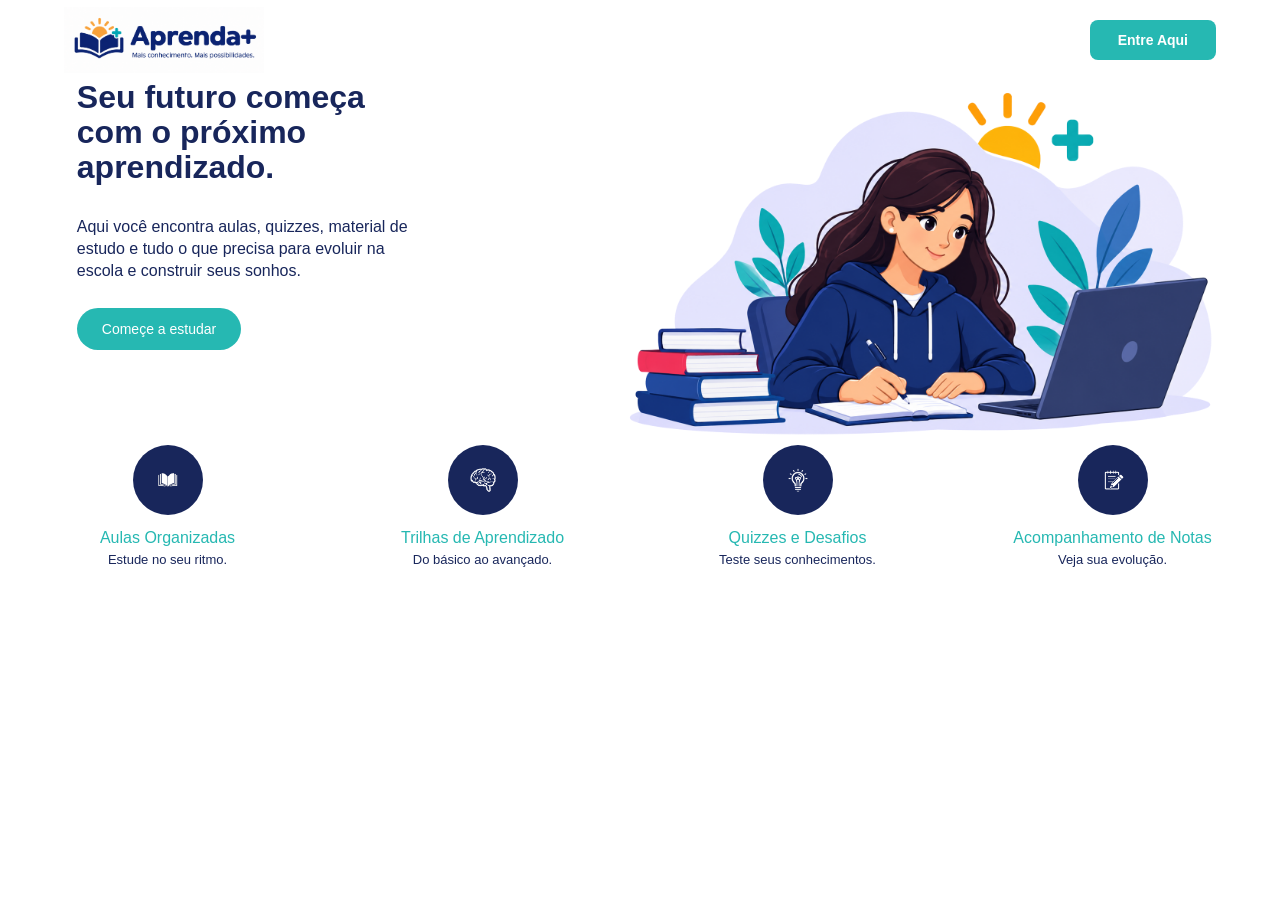
<file: index.html>
<!DOCTYPE html>
<html lang="pt-BR">
<head>
    <meta charset="UTF-8">
    <meta name="viewport" content="width=device-width, initial-scale=1.0">
    <title>Aprenda+</title>
        <link rel="icon" type="image/png" href="img/logo-lateral.png">
        <link rel="stylesheet" href="style.css">
</head>
<body>
    <header>
        <img src="img/logo-aprenda+.png" alt="logo-aprenda+">
        <nav class="nav">
            <a href="login-e-cadastro.html">Entre Aqui</a>
        </nav>
    </header>
    <main>
        <img src="img/tela-inicial.png" alt="menina-estudando">
        <section id="inicio"></section>
        <h1>Seu futuro começa <br>
        com o próximo <br>
        aprendizado.</h1>
        <p>Aqui você encontra aulas, quizzes, material de <br>
        estudo e tudo o que precisa para evoluir na <br>
        escola e construir seus sonhos.</p>
        <hr>
        <a href="login-e-cadastro.html">
            <button class="btn-principal" type="button">Começe a estudar</button>
        </a>
        <hr>
        <ul class="icon-principal">
            <li>
                <img src="img/icone-1.png" alt="livro" width="200" >
                <h3>Aulas Organizadas</h3>
                <p>Estude no seu ritmo.</p>
            </li>
            <li>
                <img src="img/icone-2.png" alt="cerebro" width="200" >
                <h3>Trilhas de Aprendizado</h3>
                <p>Do básico ao avançado.</p>
            </li>
            <li>
                <img src="img/icone-3.png" alt="lampada" width="200" >
                <h3>Quizzes e Desafios</h3>
                <p>Teste seus conhecimentos.</p>
            </li>
            <li>
                <img src="img/icone-4.png" alt="bloco-com-caneta" width="200" >
                <h3>Acompanhamento de Notas</h3>
                <p>Veja sua evolução.</p>
            </li>
        </ul>
    </main>
</body>
</html>
</file>
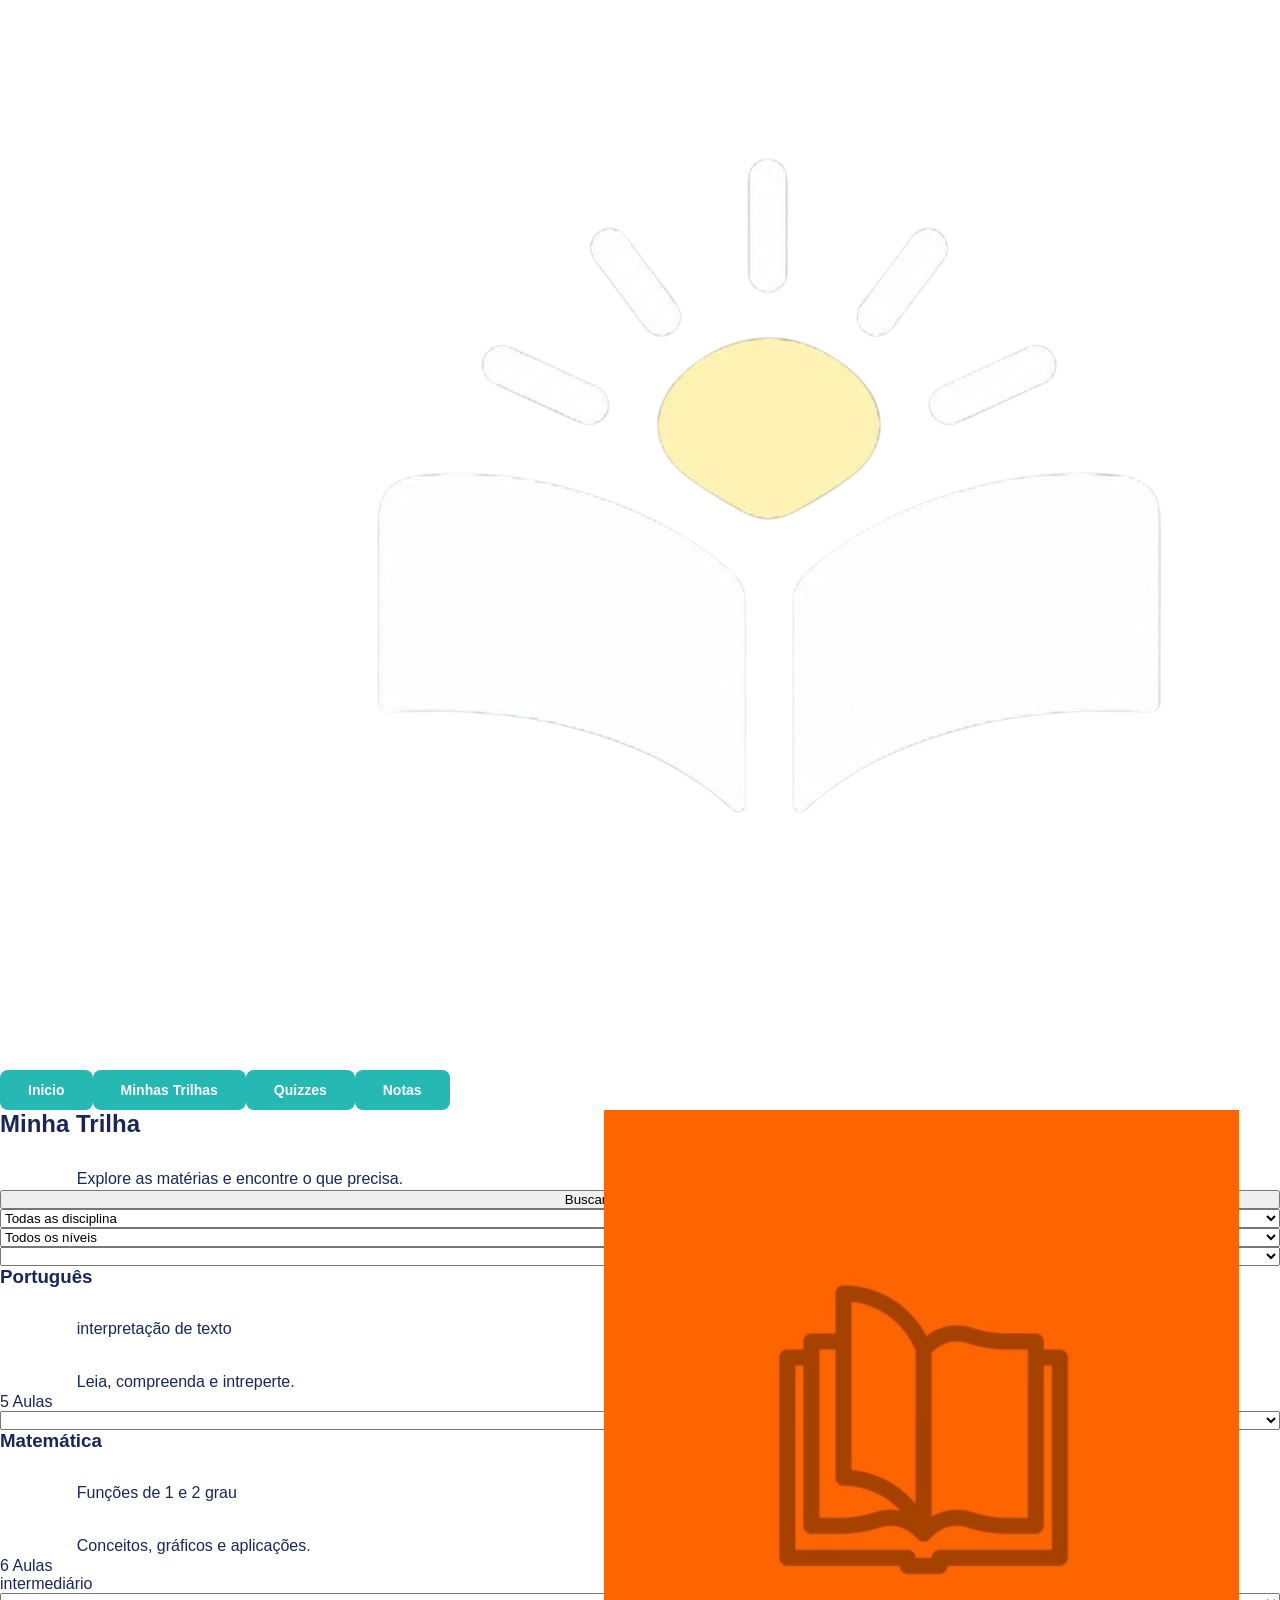
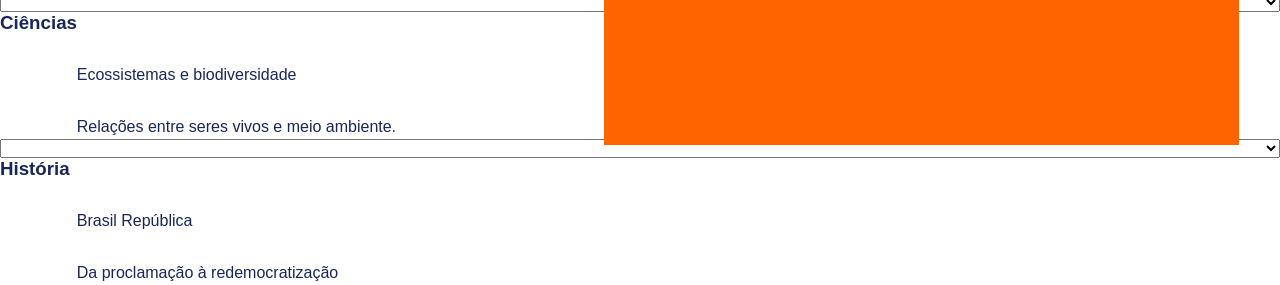
<file: intranet.html>
<!DOCTYPE html>
<html lang="pt-BR">
<head>
    <meta charset="UTF-8">
    <meta name="viewport" content="width=device-width, initial-scale=1.0">
    <title>Aprenda+ - Conteudos</title>
    <link rel="stylesheet" href="style.css">
</head>
<body>
    <section>
        <img src="img/logo-lateral.png" alt="livro-com-sol">
        <nav class="nav">
            <a href="#inicio">Inicio</a>
            <a href="#trilhas">Minhas Trilhas</a>
            <a href="#quizzes">Quizzes</a>
            <a href="#notas">Notas</a>
    </section>
    <main>
        <section id="trilhas"></section>
        <h2>Minha Trilha</h2>
        <p>Explore as matérias e encontre o que precisa.</p>
    <button type="button" class="btn-pesquisa">Buscar aula ou assunto...</button>
        <label for="disciplina"></label>
        <select name="disciplina" id="op-disciplina">
        <option value=""selectd>Todas as disciplina</option>
        <option value="op1">Português</option>
        <option value="op2">Matemática</option>
        <option value="op3">História</option>
        <option value="op4">Ciências</option>
    </select>
        <label for="nivel"></label>  
        <select name="niveis" id="op-niveis">
        <option value=""selectd>Todos os níveis</option>
        <option value="basico">Básico</option>
        <option value="intermediario">intermediário</option>
        <option value="avancado">avançado</option>
    </select>
    <hr>
    <select id="portugues"></select>
        <img src="img/logo-portugues.jpg" alt="livro">
        <h3>Português</h3>
        <p>interpretação de texto</p>
        <p>Leia, compreenda e intreperte.</p>
        <span>5 Aulas</span>
        <span></span>
    <select id="matematica"></select>
        <img src="img/logo-matematica.jpg" alt="calculadora">
        <h3>Matemática</h3>
        <p>Funções de 1 e 2 grau</p>
        <p>Conceitos, gráficos e aplicações.</p>
        <span>6 Aulas</span>
        <span>intermediário</span>
    <select id="ciencia"></select>
        <img src="img/logo-ciencias.jpg" alt="folhas">
        <h3>Ciências</h3>
        <p>Ecossistemas e biodiversidade</p>
        <p>Relações entre seres vivos e meio ambiente.</p>
        <span></span>
        <span></span>
    <select id="historia"></select>
        <img src="img/logo-historia.jpg" alt="">
        <h3>História</h3>
        <p>Brasil República</p>
        <p>Da proclamação à redemocratização</p>
        <span></span>
        <span></span>
    </main>
</body>
</html>
</file>
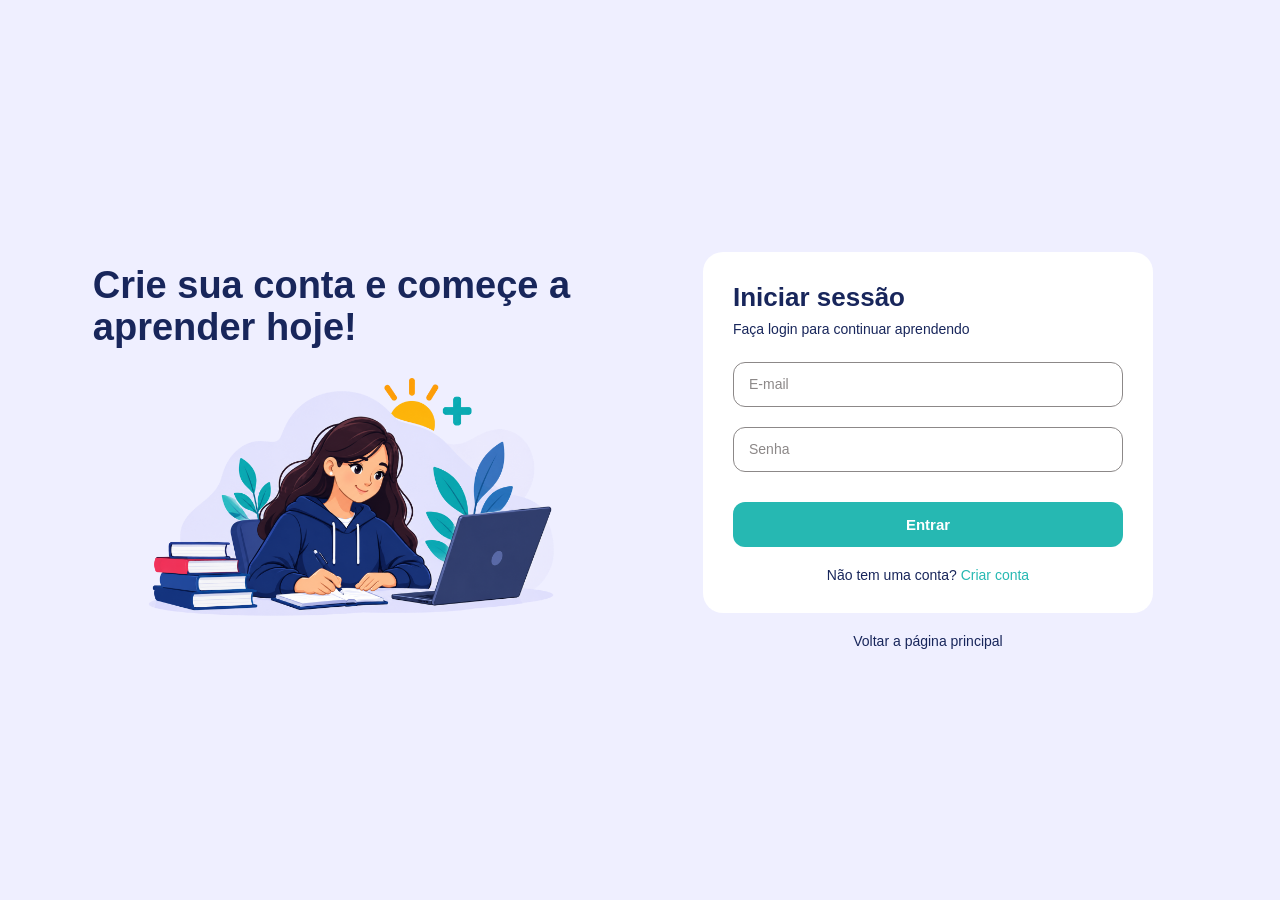
<file: login-e-cadastro.html>
<!DOCTYPE html>
<html lang="pt-BR">
<head>
    <meta charset="UTF-8">
    <meta name="viewport" content="width=device-width, initial-scale=1.0">
    <title>Registre-se - Login</title>
    <link rel="stylesheet" href="style.css">
</head>
<body>
    <main class="main-login">
        <section class="coluna-esquerda">
            <h2>Crie sua conta e começe a aprender hoje!</h2>
            <img src="img/tela-inicial.png" alt="menina-estudando">
        </section>
        <section class="coluna-direita">
            <div class="form-box active" id="login-form">
                <form>
                    <h2>Iniciar sessão</h2>
                    <p>Faça login para continuar aprendendo</p>
                    <input type="email" name="email" placeholder="E-mail" required>
                    <input type="password" name="password" placeholder="Senha" required>
                    <button type="submit" name="login">Entrar</button>
                    <p>Não tem uma conta? <a href="#" onclick="mostrarForm('register-form')">Criar conta</a></p>
                </form>
            </div>
            <div class="form-box" id="register-form">
                <form>
                    <h2>Cadastre-se</h2>
                    <p>Crie sua conta no aprenda+ e inicie sua jornada de aprendizado.</p>
                    <input type="text" name="name" placeholder="Nome Completo" required>
                    <input type="email" name="email" placeholder="E-mail" required>
                    <input type="password" name="password" placeholder="Crie uma senha" required>
                    <input type="password" name="confirmar" placeholder="Confirme sua senha">
                    <button type="submit" name="register">Cadastre-se</button>
                    <p>Já tem uma conta? <a href="#" onclick="mostrarForm('login-form')">Entrar</a></p>
                </form>
            </div>
            <a href="index.html">Voltar a página principal</a>
        </section>
    </main>
    <script src="script.js"></script>
</body>
</html>
</file>
<file: style.css>
*{
    margin: 0;
    padding: 0;
    box-sizing: border-box;
}

:root{
    --azul-marinho: #18265B;
    --verde-agua: #26B8B2;
    --branco: #FFFFFF;
    --branca-pura: #EFEFFF;
    --cinza-medio: #8C8888;
    --platina: #D9D9D9 ;
}

/* HOME */

body{
    font-family: Arial, Helvetica, sans-serif;
    background-color: var(--branco);
    color: var(--azul-marinho);
}

/* HEADER */

header{
    width: 100%;
    height: 80px;
    background-color: var(--branco);
    display: flex;
    align-items: center;
    justify-content: space-between;
    padding: 0 5%;
}

header img{
    width: 200px;
    height: auto;
}

.nav{
    display: flex;
    align-items: center;
}

.nav a{
    text-decoration: none;
    color: var(--branco);
    background-color: var(--verde-agua);
    padding: 12px 28px;
    border-radius: 8px;
    font-size: 14px;
    font-weight: bold;
    transition: 0.3s;
}
.nav a:hover{
    background-color: var(--azul-marinho);
}

/* MAIN */

main{
    position: relative;
    width: 100%;
    overflow: hidden;
    flex: 1;
    display: flex;
    flex-direction: column;
    min-height: 0;
}

main::before{
    display: none;
}

main > img{
    position: absolute;
    top: 0;
    right: 3%;
    width: 50%;
    height: calc(100% - 140px);
    object-fit: contain;
}

#inicio{
    display: none;
}

main h1{
    margin-top: auto;
    margin-left: 6%;
    width: 48%;
    line-height: 1.1;
    color: var(--azul-marinho);
}

main > p{
    font-size: 16px;
    line-height: 1.4;
    margin-left: 6%;
    margin-top: 30px;
    color: var(--azul-marinho);
}

main hr{
    display: none;
}

main > a{
    display: inline-block;
    margin-left: 6%;
    margin-top: 25px;
    text-decoration: none;
}

.btn-principal{
    border: none;
    background-color: var(--verde-agua);
    color: var(--branco);
    padding: 13px 25px;
    border-radius: 30px;
    font-size: 14px;
    cursor: pointer;
    transition: 0.3s;
}

.btn-principal:hover{
    background-color: var(--azul-marinho);
}

.icon-principal{
    width: 100%;
    display: flex;
    justify-content: space-around;
    align-items: center;
    text-align: center;
    list-style: none;
    background-color: var(--branco);
    padding: 35px 20px;
    margin-top: 60px;
    gap: 20px;
}

.icon-principal li{
    width: 25%;
}

.icon-principal li img{
    width: 70px;
    height: 70px;
    padding: 16px;
    background-color: var(--azul-marinho);
    border-radius: 50%;
    object-fit: contain;
    margin-bottom: 10px;
}
.icon-principal h3{
    font-size: 16px;
    font-weight: normal;
    color: var(--verde-agua);
    margin-bottom: 5px;
}

.icon-principal p{
    font-size: 13px;
    color: var(--azul-marinho);
}

/* REGISTRO E LOGIN */

.main-login{
    width: 100%;
    min-height: 100vh;
    display: flex;
    align-items: center;
    justify-content: space-around;
    padding: 40px 5%;
    background-color: var(--branca-pura);
    flex-direction: row;
    overflow: visible;
}

.coluna-esquerda{
    width: 45%;
    display: flex;
    flex-direction: column;
    align-items: center;
    justify-content: center;
}

.coluna-esquerda h2{
    width: 100%;
    font-size: 38px;
    line-height: 1.1;
    color: var(--azul-marinho);
    margin-bottom: 20px;
}

.coluna-esquerda img{
    width: 100%;
    max-width: 420px;
    height: auto;
    object-fit: contain;
}

.coluna-direita{
    width: 45%;
    display: flex;
    flex-direction: column;
    align-items: center;
    justify-content: center;
}

.form-box{
    width: 100%;
    max-width: 450px;
    background-color: var(--branco);
    padding: 30px;
    border-radius: 20px;
    display: none;
}

.active{
    display: block;
}

.form-box h2{
    font-size: 26px;
    color: var(--azul-marinho);
    margin-bottom: 8px;
}

.form-box form > p{
    font-size: 14px;
    color: var(--azul-marinho);
    margin-bottom: 25px;
}

.form-box input{
    width: 100%;
    height: 45px;
    border: 1px solid var(--cinza-medio);
    border-radius: 12px;
    padding: 0 15px;
    margin-bottom: 20px;
    font-size: 14px;
    outline: none;
    background-color: var(--branco);
}

.form-box input:focus{
    border: 2px solid var(--verde-agua);
}

.form-box input::placeholder{
    color: var(--cinza-medio);
}

.form-box button{
    width: 100%;
    height: 45px;
    border: none;
    border-radius: 12px;
    background-color: var(--verde-agua);
    color: var(--branco);
    font-size: 15px;
    font-weight: bold;
    cursor: pointer;
    margin-top: 10px;
    transition: 0.3s;
}

.form-box button:hover{
    background-color: var(--azul-marinho);
}

.form-box form > p:last-child{
    text-align: center;
    margin-top: 20px;
    margin-bottom: 0;
}

.form-box a{
    color: var(--verde-agua);
    text-decoration: none;
}

.form-box a:hover{
    text-decoration: underline;
}

.coluna-direita > a{
    margin-top: 20px;
    color: var(--azul-marinho);
    text-decoration: none;
    font-size: 14px;
}

.coluna-direita > a:hover{
    color: var(--verde-agua);
}
</file>
